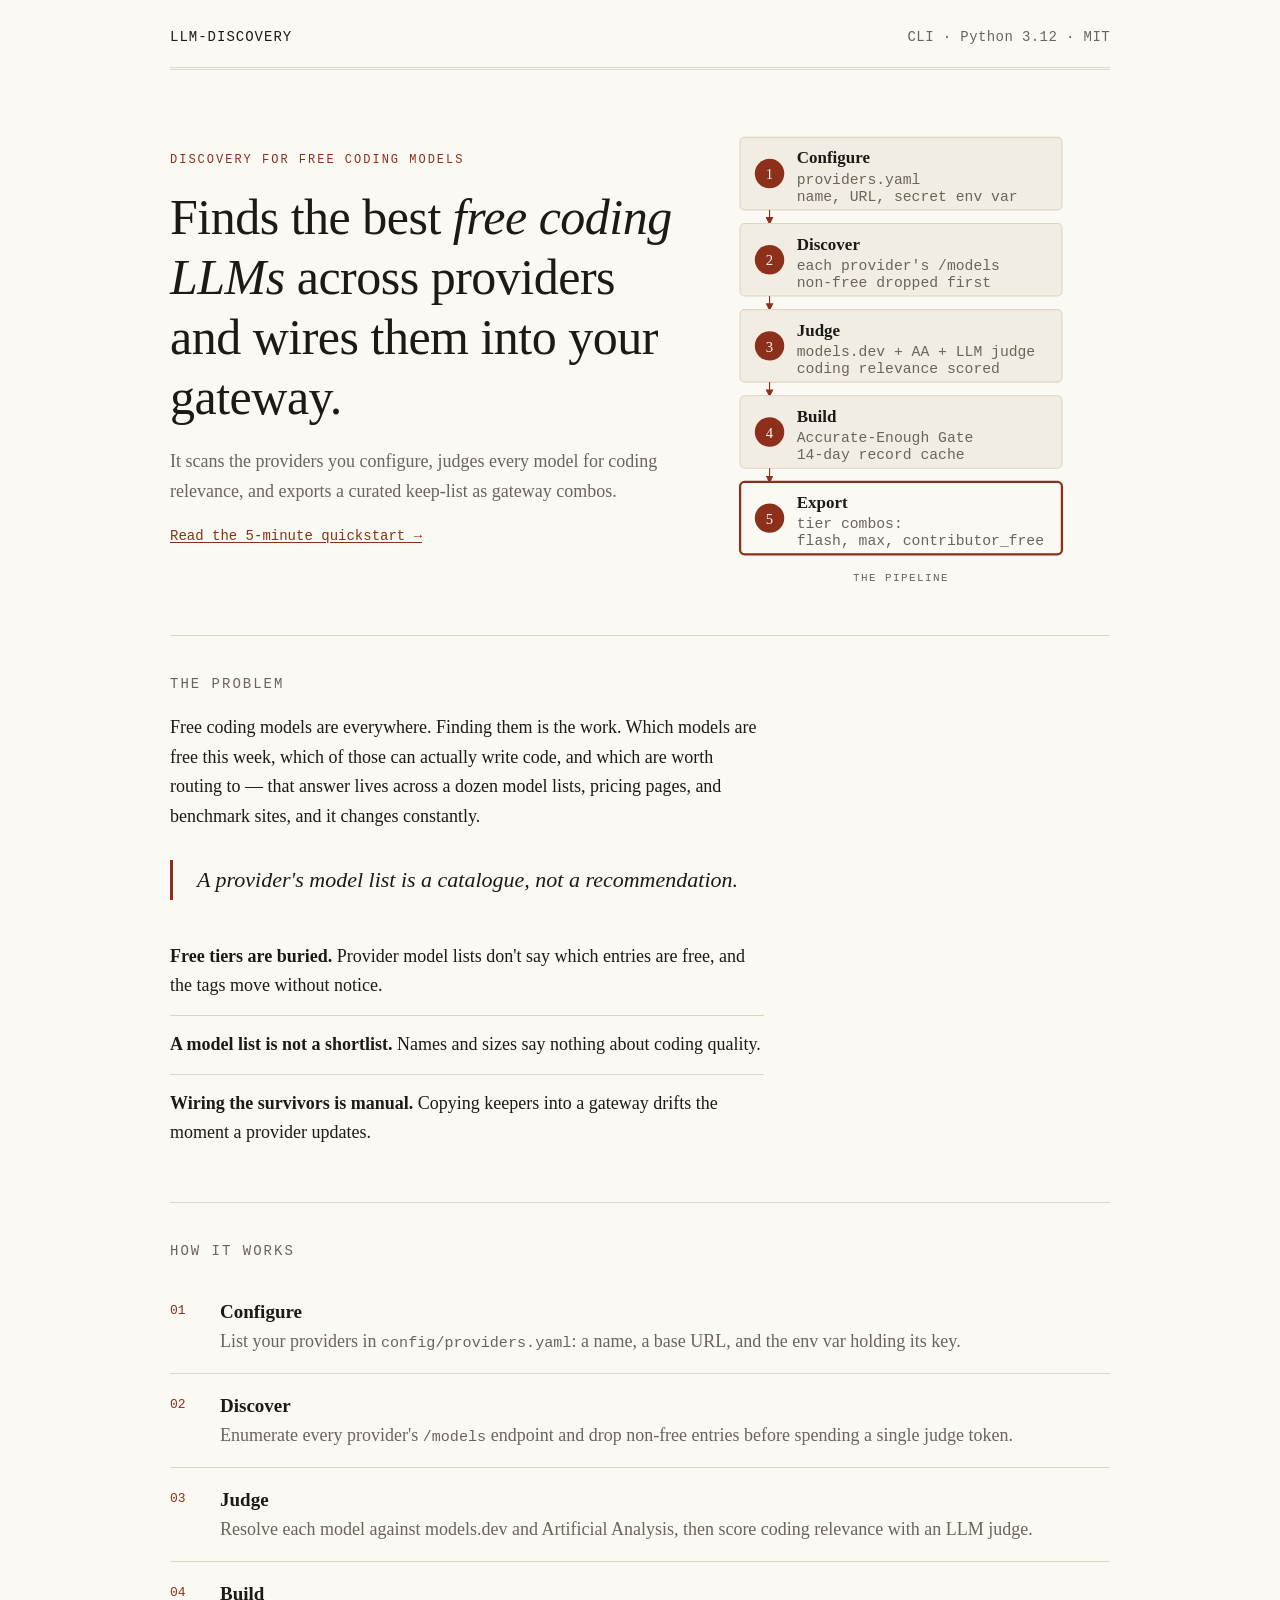
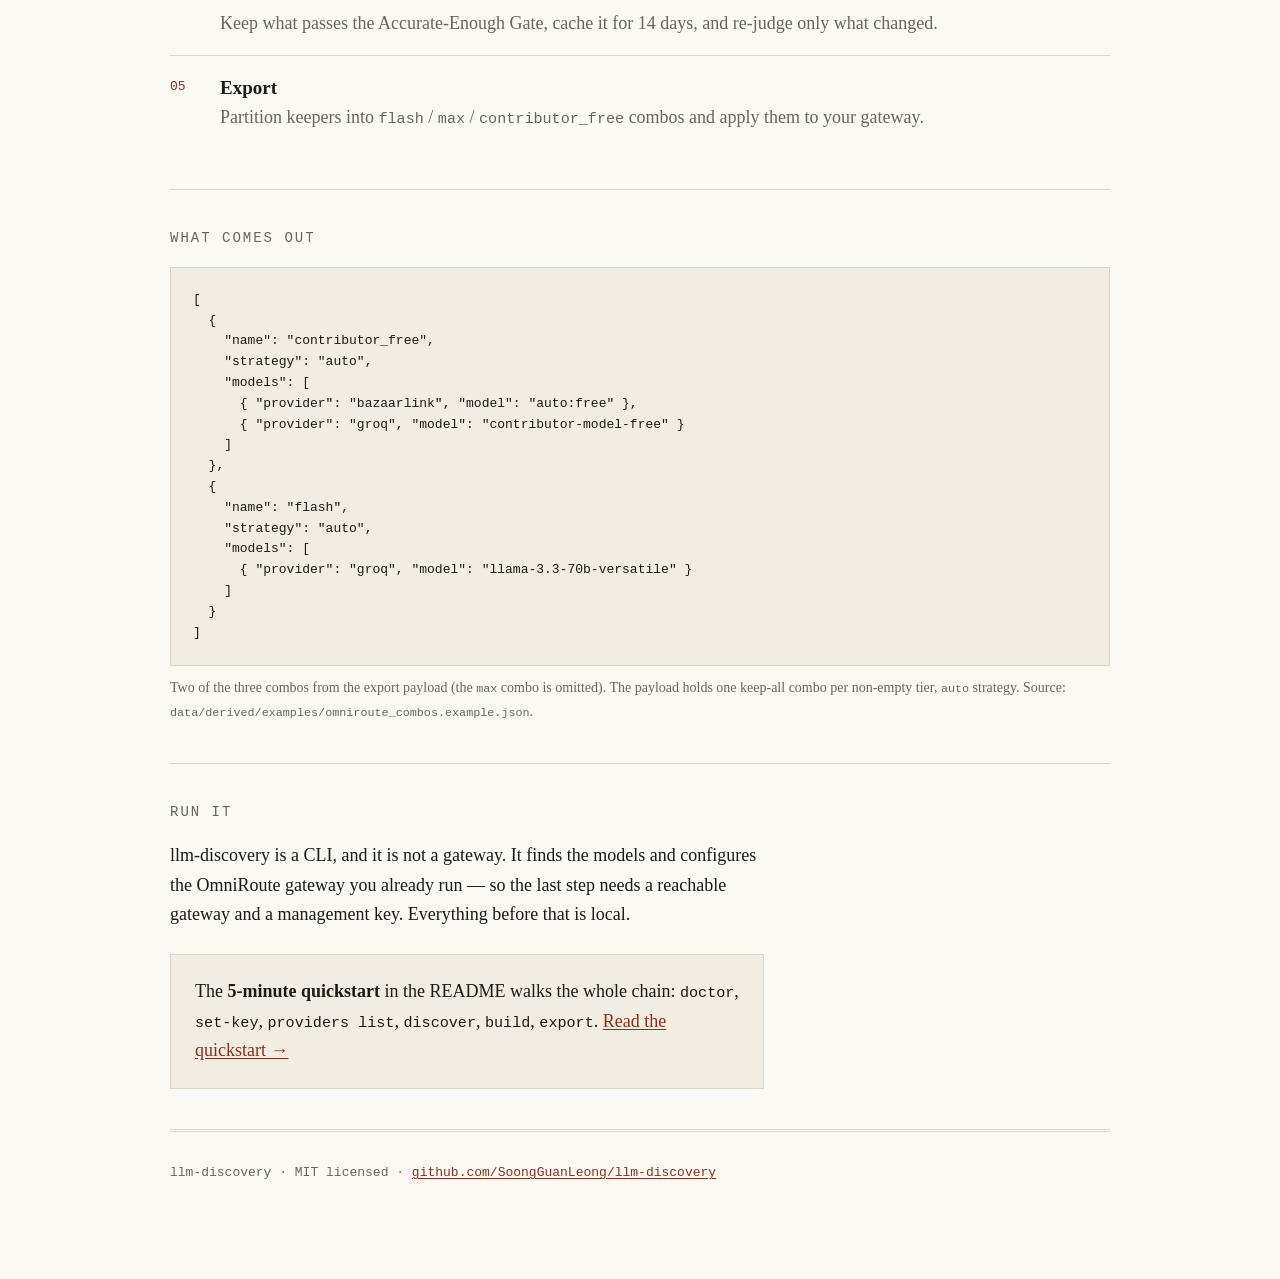
<file: site/index.html>
<!doctype html>
<html lang="en">
<head>
<meta charset="utf-8">
<meta name="viewport" content="width=device-width, initial-scale=1">
<title>llm-discovery — free coding LLMs, wired into your gateway</title>
<meta name="description" content="Finds the best free coding LLMs across providers and wires them into your gateway.">
<link rel="icon" type="image/svg+xml" href="data:image/svg+xml,%3Csvg xmlns='http://www.w3.org/2000/svg' viewBox='0 0 64 64'%3E%3Crect width='64' height='64' rx='10' fill='%23fbf9f4'/%3E%3Ctext x='32' y='46' font-family='Georgia,serif' font-size='44' fill='%238c2f1b' text-anchor='middle'%3Ed%3C/text%3E%3Crect x='18' y='54' width='28' height='3' fill='%238c2f1b'/%3E%3C/svg%3E">
<meta property="og:type" content="website">
<meta property="og:site_name" content="llm-discovery">
<meta property="og:title" content="llm-discovery — free coding LLMs, wired into your gateway">
<meta property="og:description" content="Finds the best free coding LLMs across providers and wires them into your gateway.">
<meta property="og:url" content="https://soongguanleong.github.io/llm-discovery/">
<meta name="twitter:card" content="summary">
<meta name="twitter:title" content="llm-discovery — free coding LLMs, wired into your gateway">
<meta name="twitter:description" content="Finds the best free coding LLMs across providers and wires them into your gateway.">
<style>
  :root {
    --paper: #fbf9f4;
    --ink: #1c1a17;
    --muted: #6b645a;
    --rule: #ddd5c6;
    --tint: #f2ede2;
    --accent: #8c2f1b;
    --serif: Georgia, "Iowan Old Style", "Times New Roman", serif;
    --mono: ui-monospace, SFMono-Regular, Menlo, Consolas, monospace;
  }
  * { box-sizing: border-box; }
  html { -webkit-text-size-adjust: 100%; }
  body {
    margin: 0;
    padding: 0 24px 96px;
    background: var(--paper);
    color: var(--ink);
    font-family: var(--serif);
    font-size: 18px;
    line-height: 1.65;
  }
  .wrap { max-width: 940px; margin: 0 auto; }
  a { color: var(--accent); text-decoration: underline; text-underline-offset: 2px; }
  h1, h2, h3 { font-weight: 400; line-height: 1.2; }
  code { font-family: var(--mono); font-size: .84em; overflow-wrap: anywhere; }

  header.top {
    display: flex;
    justify-content: space-between;
    align-items: baseline;
    padding: 26px 0 18px;
    border-bottom: 3px double var(--rule);
    font-size: 14px;
    color: var(--muted);
    font-family: var(--mono);
    letter-spacing: .4px;
  }
  header.top .name { color: var(--ink); letter-spacing: 1px; text-transform: uppercase; }

  .hero {
    display: grid;
    grid-template-columns: 1.15fr .85fr;
    gap: 48px;
    align-items: center;
    padding: 56px 0 48px;
  }
  .eyebrow {
    margin: 0 0 16px;
    font-family: var(--mono);
    font-size: 12px;
    letter-spacing: 2px;
    text-transform: uppercase;
    color: var(--accent);
  }
  .hero h1 {
    margin: 0 0 20px;
    font-size: clamp(30px, 4.4vw, 50px);
    letter-spacing: -0.5px;
  }
  .hero h1 em { font-style: italic; }
  .hero p.lede { margin: 0 0 18px; color: var(--muted); font-size: 18px; }
  .hero .read { font-family: var(--mono); font-size: 14px; }

  figure.pipeline { margin: 0; max-width: 340px; }
  figure.pipeline svg { display: block; width: 100%; height: auto; }
  figure.pipeline figcaption {
    margin-top: 10px;
    font-family: var(--mono);
    font-size: 11px;
    letter-spacing: 1.4px;
    text-transform: uppercase;
    color: var(--muted);
    text-align: center;
  }

  section { padding: 40px 0; border-top: 1px solid var(--rule); }
  section > h2 {
    margin: 0 0 20px;
    font-size: 14px;
    font-family: var(--mono);
    letter-spacing: 2px;
    text-transform: uppercase;
    color: var(--muted);
  }
  .measure { max-width: 66ch; }
  .measure p { margin: 0 0 18px; }
  blockquote.pull {
    margin: 28px 0;
    padding: 4px 0 4px 24px;
    border-left: 3px solid var(--accent);
    font-size: 22px;
    font-style: italic;
    line-height: 1.45;
  }
  ul.problems { margin: 0; padding: 0; list-style: none; }
  ul.problems li { padding: 14px 0; border-bottom: 1px solid var(--rule); }
  ul.problems li:last-child { border-bottom: 0; }
  ul.problems b { font-weight: 700; }

  dl.steps { margin: 0; }
  dl.steps div {
    display: grid;
    grid-template-columns: 34px 1fr;
    gap: 16px;
    padding: 16px 0;
    border-bottom: 1px solid var(--rule);
  }
  dl.steps div:last-child { border-bottom: 0; }
  dl.steps dt { font-family: var(--mono); font-size: 13px; color: var(--accent); padding-top: 4px; }
  dl.steps dd { margin: 0; }
  dl.steps dd b { display: block; font-size: 19px; font-weight: 700; }
  dl.steps dd span { color: var(--muted); }

  figure.output { margin: 0; }
  figure.output pre {
    margin: 0;
    padding: 22px;
    overflow-x: auto;
    background: var(--tint);
    border: 1px solid var(--rule);
    font-family: var(--mono);
    font-size: 13px;
    line-height: 1.6;
  }
  figure.output figcaption { margin-top: 10px; font-size: 14px; color: var(--muted); }

  .gateway {
    margin-top: 24px;
    padding: 22px 24px;
    background: var(--tint);
    border: 1px solid var(--rule);
  }
  .gateway p { margin: 0; }

  footer {
    padding: 30px 0 0;
    border-top: 3px double var(--rule);
    font-family: var(--mono);
    font-size: 13px;
    color: var(--muted);
  }

  @media (max-width: 760px) {
    body { font-size: 17px; }
    .hero { grid-template-columns: 1fr; gap: 32px; padding-top: 40px; }
  }
</style>
</head>
<body>
<header class="top wrap">
    <span class="name">llm-discovery</span>
    <span>CLI · Python 3.12 · MIT</span>
</header>

<main class="wrap">

  <div class="hero">
    <div>
      <p class="eyebrow">Discovery for free coding models</p>
      <h1>Finds the best <em>free coding LLMs</em> across providers and wires them into your gateway.</h1>
      <p class="lede">It scans the providers you configure, judges every model for coding relevance, and exports a curated keep-list as gateway combos.</p>
      <p class="read"><a href="https://github.com/SoongGuanLeong/llm-discovery#5-minute-quickstart">Read the 5-minute quickstart →</a></p>
    </div>
    <figure class="pipeline">
      <svg viewBox="0 0 300 382" role="img" aria-labelledby="pipe-title pipe-desc">
        <title id="pipe-title">The llm-discovery pipeline</title>
        <desc id="pipe-desc">Five steps: configure providers, discover models, judge coding relevance, build the keep-list, export gateway combos.</desc>
        <defs>
          <marker id="arrow" viewBox="0 0 10 10" refX="8" refY="5" markerWidth="7" markerHeight="7" orient="auto-start-reverse">
            <path d="M 0 0 L 10 5 L 0 10 z" fill="#8c2f1b"/>
          </marker>
        </defs>

        <rect x="8" y="10" width="284" height="64" rx="4" fill="#f2ede2" stroke="#ddd5c6"/>
        <circle cx="34" cy="42" r="13" fill="#8c2f1b"/>
        <text x="34" y="47" text-anchor="middle" font-family="Georgia, serif" font-size="13" fill="#fbf9f4">1</text>
        <text x="58" y="33" font-family="Georgia, serif" font-size="15" font-weight="700" fill="#1c1a17">Configure</text>
        <text x="58" y="51" font-family="monospace" font-size="13" fill="#6b645a">providers.yaml</text>
        <text x="58" y="66" font-family="monospace" font-size="13" fill="#6b645a">name, URL, secret env var</text>
        <line x1="34" y1="74" x2="34" y2="86" stroke="#8c2f1b" marker-end="url(#arrow)"/>

        <rect x="8" y="86" width="284" height="64" rx="4" fill="#f2ede2" stroke="#ddd5c6"/>
        <circle cx="34" cy="118" r="13" fill="#8c2f1b"/>
        <text x="34" y="123" text-anchor="middle" font-family="Georgia, serif" font-size="13" fill="#fbf9f4">2</text>
        <text x="58" y="109" font-family="Georgia, serif" font-size="15" font-weight="700" fill="#1c1a17">Discover</text>
        <text x="58" y="127" font-family="monospace" font-size="13" fill="#6b645a">each provider's /models</text>
        <text x="58" y="142" font-family="monospace" font-size="13" fill="#6b645a">non-free dropped first</text>
        <line x1="34" y1="150" x2="34" y2="162" stroke="#8c2f1b" marker-end="url(#arrow)"/>

        <rect x="8" y="162" width="284" height="64" rx="4" fill="#f2ede2" stroke="#ddd5c6"/>
        <circle cx="34" cy="194" r="13" fill="#8c2f1b"/>
        <text x="34" y="199" text-anchor="middle" font-family="Georgia, serif" font-size="13" fill="#fbf9f4">3</text>
        <text x="58" y="185" font-family="Georgia, serif" font-size="15" font-weight="700" fill="#1c1a17">Judge</text>
        <text x="58" y="203" font-family="monospace" font-size="13" fill="#6b645a">models.dev + AA + LLM judge</text>
        <text x="58" y="218" font-family="monospace" font-size="13" fill="#6b645a">coding relevance scored</text>
        <line x1="34" y1="226" x2="34" y2="238" stroke="#8c2f1b" marker-end="url(#arrow)"/>

        <rect x="8" y="238" width="284" height="64" rx="4" fill="#f2ede2" stroke="#ddd5c6"/>
        <circle cx="34" cy="270" r="13" fill="#8c2f1b"/>
        <text x="34" y="275" text-anchor="middle" font-family="Georgia, serif" font-size="13" fill="#fbf9f4">4</text>
        <text x="58" y="261" font-family="Georgia, serif" font-size="15" font-weight="700" fill="#1c1a17">Build</text>
        <text x="58" y="279" font-family="monospace" font-size="13" fill="#6b645a">Accurate-Enough Gate</text>
        <text x="58" y="294" font-family="monospace" font-size="13" fill="#6b645a">14-day record cache</text>
        <line x1="34" y1="302" x2="34" y2="314" stroke="#8c2f1b" marker-end="url(#arrow)"/>

        <rect x="8" y="314" width="284" height="64" rx="4" fill="#fbf9f4" stroke="#8c2f1b" stroke-width="2"/>
        <circle cx="34" cy="346" r="13" fill="#8c2f1b"/>
        <text x="34" y="351" text-anchor="middle" font-family="Georgia, serif" font-size="13" fill="#fbf9f4">5</text>
        <text x="58" y="337" font-family="Georgia, serif" font-size="15" font-weight="700" fill="#1c1a17">Export</text>
        <text x="58" y="355" font-family="monospace" font-size="13" fill="#6b645a">tier combos:</text>
        <text x="58" y="370" font-family="monospace" font-size="13" fill="#6b645a">flash, max, contributor_free</text>
      </svg>
      <figcaption>The pipeline</figcaption>
    </figure>
  </div>

  <section>
    <h2>The problem</h2>
    <div class="measure">
      <p>Free coding models are everywhere. Finding them is the work. Which models are free this week, which of those can actually write code, and which are worth routing to — that answer lives across a dozen model lists, pricing pages, and benchmark sites, and it changes constantly.</p>
      <blockquote class="pull">A provider's model list is a catalogue, not a recommendation.</blockquote>
      <ul class="problems">
        <li><b>Free tiers are buried.</b> Provider model lists don't say which entries are free, and the tags move without notice.</li>
        <li><b>A model list is not a shortlist.</b> Names and sizes say nothing about coding quality.</li>
        <li><b>Wiring the survivors is manual.</b> Copying keepers into a gateway drifts the moment a provider updates.</li>
      </ul>
    </div>
  </section>

  <section>
    <h2>How it works</h2>
    <dl class="steps">
      <div><dt>01</dt><dd><b>Configure</b><span>List your providers in <code>config/providers.yaml</code>: a name, a base URL, and the env var holding its key.</span></dd></div>
      <div><dt>02</dt><dd><b>Discover</b><span>Enumerate every provider's <code>/models</code> endpoint and drop non-free entries before spending a single judge token.</span></dd></div>
      <div><dt>03</dt><dd><b>Judge</b><span>Resolve each model against models.dev and Artificial Analysis, then score coding relevance with an LLM judge.</span></dd></div>
      <div><dt>04</dt><dd><b>Build</b><span>Keep what passes the Accurate-Enough Gate, cache it for 14 days, and re-judge only what changed.</span></dd></div>
      <div><dt>05</dt><dd><b>Export</b><span>Partition keepers into <code>flash</code> / <code>max</code> / <code>contributor_free</code> combos and apply them to your gateway.</span></dd></div>
    </dl>
  </section>

  <section>
    <h2>What comes out</h2>
    <figure class="output">
<pre>[
  {
    "name": "contributor_free",
    "strategy": "auto",
    "models": [
      { "provider": "bazaarlink", "model": "auto:free" },
      { "provider": "groq", "model": "contributor-model-free" }
    ]
  },
  {
    "name": "flash",
    "strategy": "auto",
    "models": [
      { "provider": "groq", "model": "llama-3.3-70b-versatile" }
    ]
  }
]</pre>
      <figcaption>Two of the three combos from the export payload (the <code>max</code> combo is omitted). The payload holds one keep-all combo per non-empty tier, <code>auto</code> strategy. Source: <code>data/derived/examples/omniroute_combos.example.json</code>.</figcaption>
    </figure>
  </section>

  <section>
    <h2>Run it</h2>
    <div class="measure">
      <p>llm-discovery is a CLI, and it is not a gateway. It finds the models and configures the OmniRoute gateway you already run — so the last step needs a reachable gateway and a management key. Everything before that is local.</p>
      <div class="gateway">
        <p>The <b>5-minute quickstart</b> in the README walks the whole chain: <code>doctor</code>, <code>set-key</code>, <code>providers list</code>, <code>discover</code>, <code>build</code>, <code>export</code>. <a href="https://github.com/SoongGuanLeong/llm-discovery#5-minute-quickstart">Read the quickstart →</a></p>
      </div>
    </div>
  </section>

</main>

<footer class="wrap">
  llm-discovery · MIT licensed · <a href="https://github.com/SoongGuanLeong/llm-discovery">github.com/SoongGuanLeong/llm-discovery</a>
</footer>
</body>
</html>
</file>
